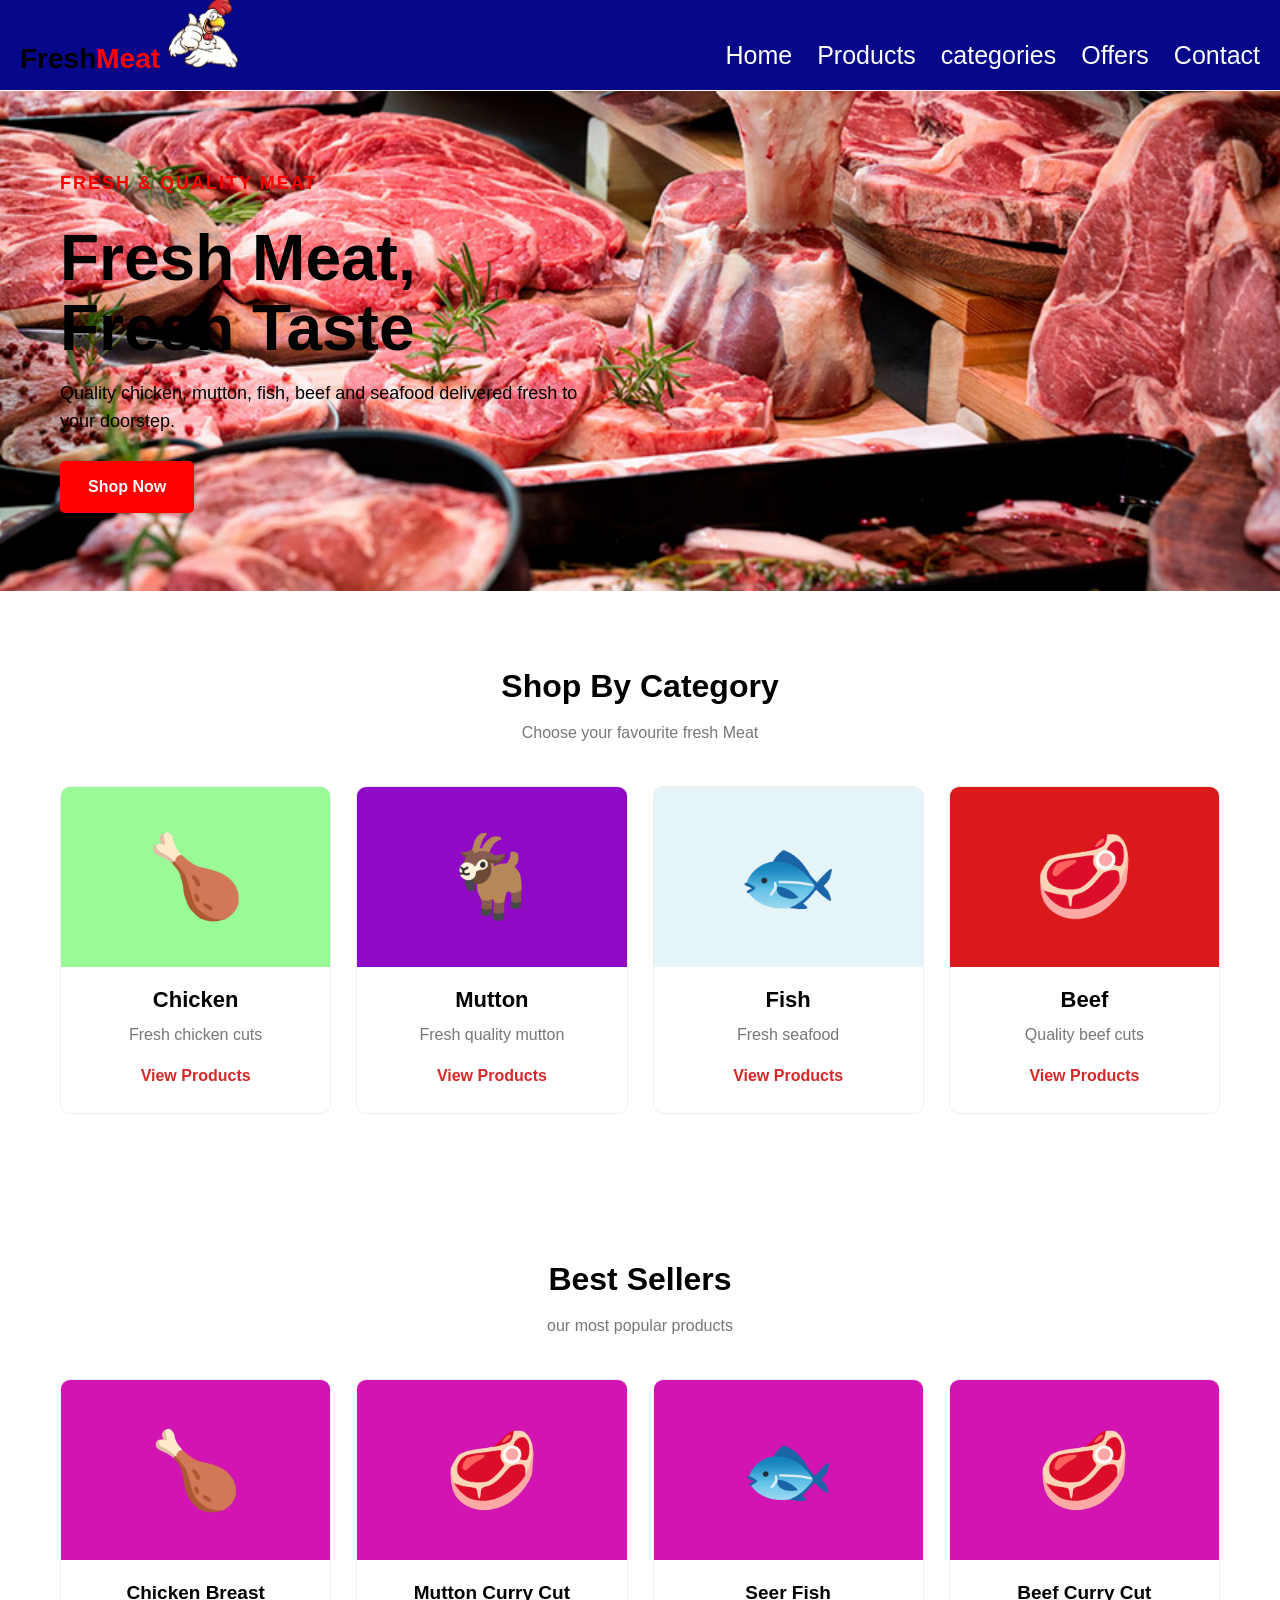
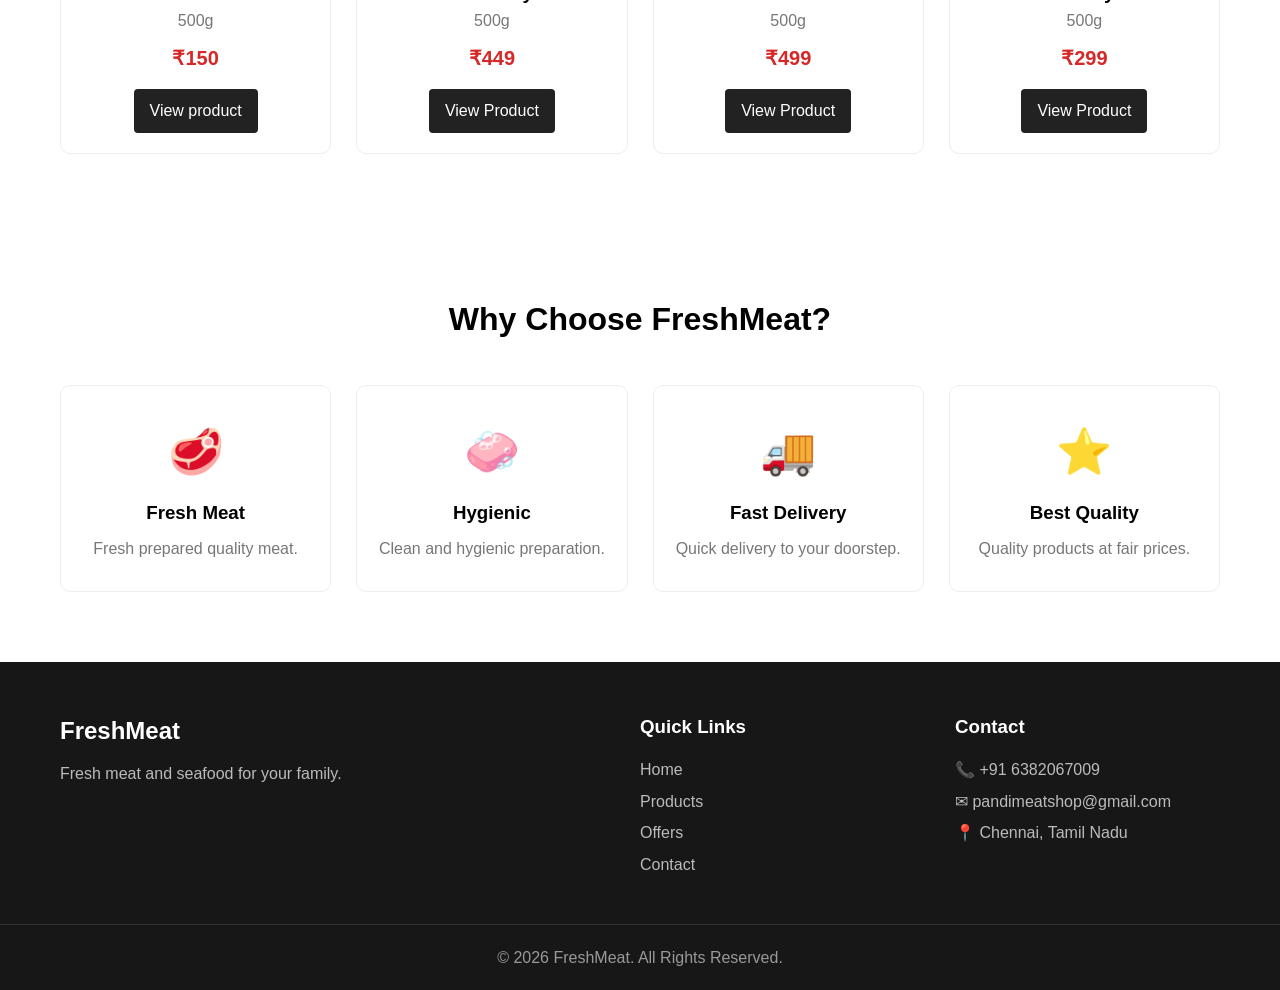
<file: index.html>
<!DOCTYPE html>
<html lang="en">
<head>
    <meta charset="UTF-8">
    <meta name="viewport" content="width=device-width, initial-scale=1.0">
    <title>Document</title>
    <link rel="stylesheet" href="index.css">
</head>
<body>
    <!--Navigtion-->
    <header>

    <nav class="navbar">
        <div class="logo">
            Fresh<span>Meat</span>
            <img src="logo.png" alt="">
        </div>
        <div class="nav-links">
            <ul>
            <li><a href="index.html">Home</a></li>
            <li><a href="products.html">Products</a></li>
            <li><a href="categories.html">categories</a></li>
            <li><a href="offers.html">Offers</a></li>
            <li><a href="contact.html">Contact</a></li>
            </ul>
        </div>
    </nav>
    </header>

    <!--Hero section-->
    <section class="hero">
        <div class="hero-content">
            <p class="small-title">FRESH & QUALITY MEAT</p>
            <h1>Fresh Meat,<br>Fresh Taste</h1>
            <p>
                Quality chicken, mutton, fish, beef and seafood
                delivered fresh to your doorstep.
            </p>
            <a href="products.html" class="btn">Shop Now</a>
            </div>
    </section>
    <!--categoriess-->
    <section class="section">
        <h2>Shop By Category</h2>
        <p class="section-text">Choose your favourite fresh Meat</p>

        <div class="category-container">
        <div class="category-card">
               <div class="category-image chicken">
                   🍗
            </div>
            <h3>Chicken</h3>
            <p>Fresh chicken cuts</p>
            <a href="products.html">View Products</a>
        </div>

        <div class="category-card">
                <div class="category-image mutton">
                    🐐
                </div>
                <h3>Mutton</h3>
                <p>Fresh quality mutton</p>
                <a href="products.html">View Products</a>
            </div>

             <div class="category-card">
                <div class="category-image fish">
                    🐟
                </div>
                <h3>Fish</h3>
                <p>Fresh seafood</p>
                <a href="products.html">View Products</a>
            </div>

            <div class="category-card">
                <div class="category-image beef">
                    🥩
                </div>
                <h3>Beef</h3>
                <p>Quality beef cuts</p>
                <a href="products.html">View Products</a>
            </div>
        </div>

    </section>

    <!--Best Sellers-->
    <section class="section light-selection">
        <h2>Best Sellers</h2>
        <p class="section-text">
            our most popular products
        </p>
        <div class="product-container">
            <div class="product-card">
                <div class="product-image">
                    🍗
                </div>
                <h3>Chicken Breast</h3>
                <p>500g</p>
                <h4>₹150</h4>
                <a href="product.html" class="small-btn">View product</a>
            </div>

            <div class="product-card">

                <div class="product-image">
                    🥩
                </div>

                <h3>Mutton Curry Cut</h3>

                <p>500g</p>

                <h4>₹449</h4>

                <a href="products.html" class="small-btn">
                    View Product
                </a>

            </div>

            <div class="product-card">
                <div class="product-image">
                    🐟
                </div>
                <h3>Seer Fish</h3>
                <p>500g</p>
                <h4>₹499</h4>
                <a href="products.html" class="small-btn">
                    View Product</a>
            </div>
            
             <div class="product-card">
                <div class="product-image">
                    🥩
                </div>
                <h3>Beef Curry Cut</h3>
                <p>500g</p>
                <h4>₹299</h4>
                <a href="products.html" class="small-btn">
                    View Product
                </a>
            </div>

        </div>
    </section>

    <!--Why Choose Us-->
    <section class="section">
        <h2>Why Choose FreshMeat?</h2>
        <div class="features">
            <div class="feature">
                <div class="feature-icon">🥩</div>
                <h3>Fresh Meat</h3>
                <p>Fresh prepared quality meat.</p>
            </div>

            <div class="feature">
                <div class="feature-icon">🧼</div>
                <h3>Hygienic</h3>
                <p>Clean and hygienic preparation.</p>
            </div>

            <div class="feature">
                <div class="feature-icon">🚚</div>
                <h3>Fast Delivery</h3>
                <p>Quick delivery to your doorstep.</p>
            </div>
            <div class="feature">
                <div class="feature-icon">⭐</div>
                <h3>Best Quality</h3>
                <p>Quality products at fair prices.</p>
            </div>
        </div>
    </section>

    <!--Footer-->
    <footer>
        <div class="footer-content">
            <div>
                <h2>FreshMeat</h2>
                <p>
                    Fresh meat and seafood for your family.
                </p>
            </div>
            <div>
                <h3>Quick Links</h3>
                <a href="index.html">Home</a>
                <a href="products.html">Products</a>
                <a hef="categories.html">Offers</a>
                <a href="offers.html">Contact</a>
            </div>

             <div>
                <h3>Contact</h3>
                <p>📞 +91 6382067009</p>
                <p>✉ pandimeatshop@gmail.com</p>
                <p>📍 Chennai, Tamil Nadu</p>
            </div>
        </div>
        <div class="copyright">
            <p>© 2026 FreshMeat. All Rights Reserved.</p>
        </div>

    </footer>
</body>
</html>
</file>
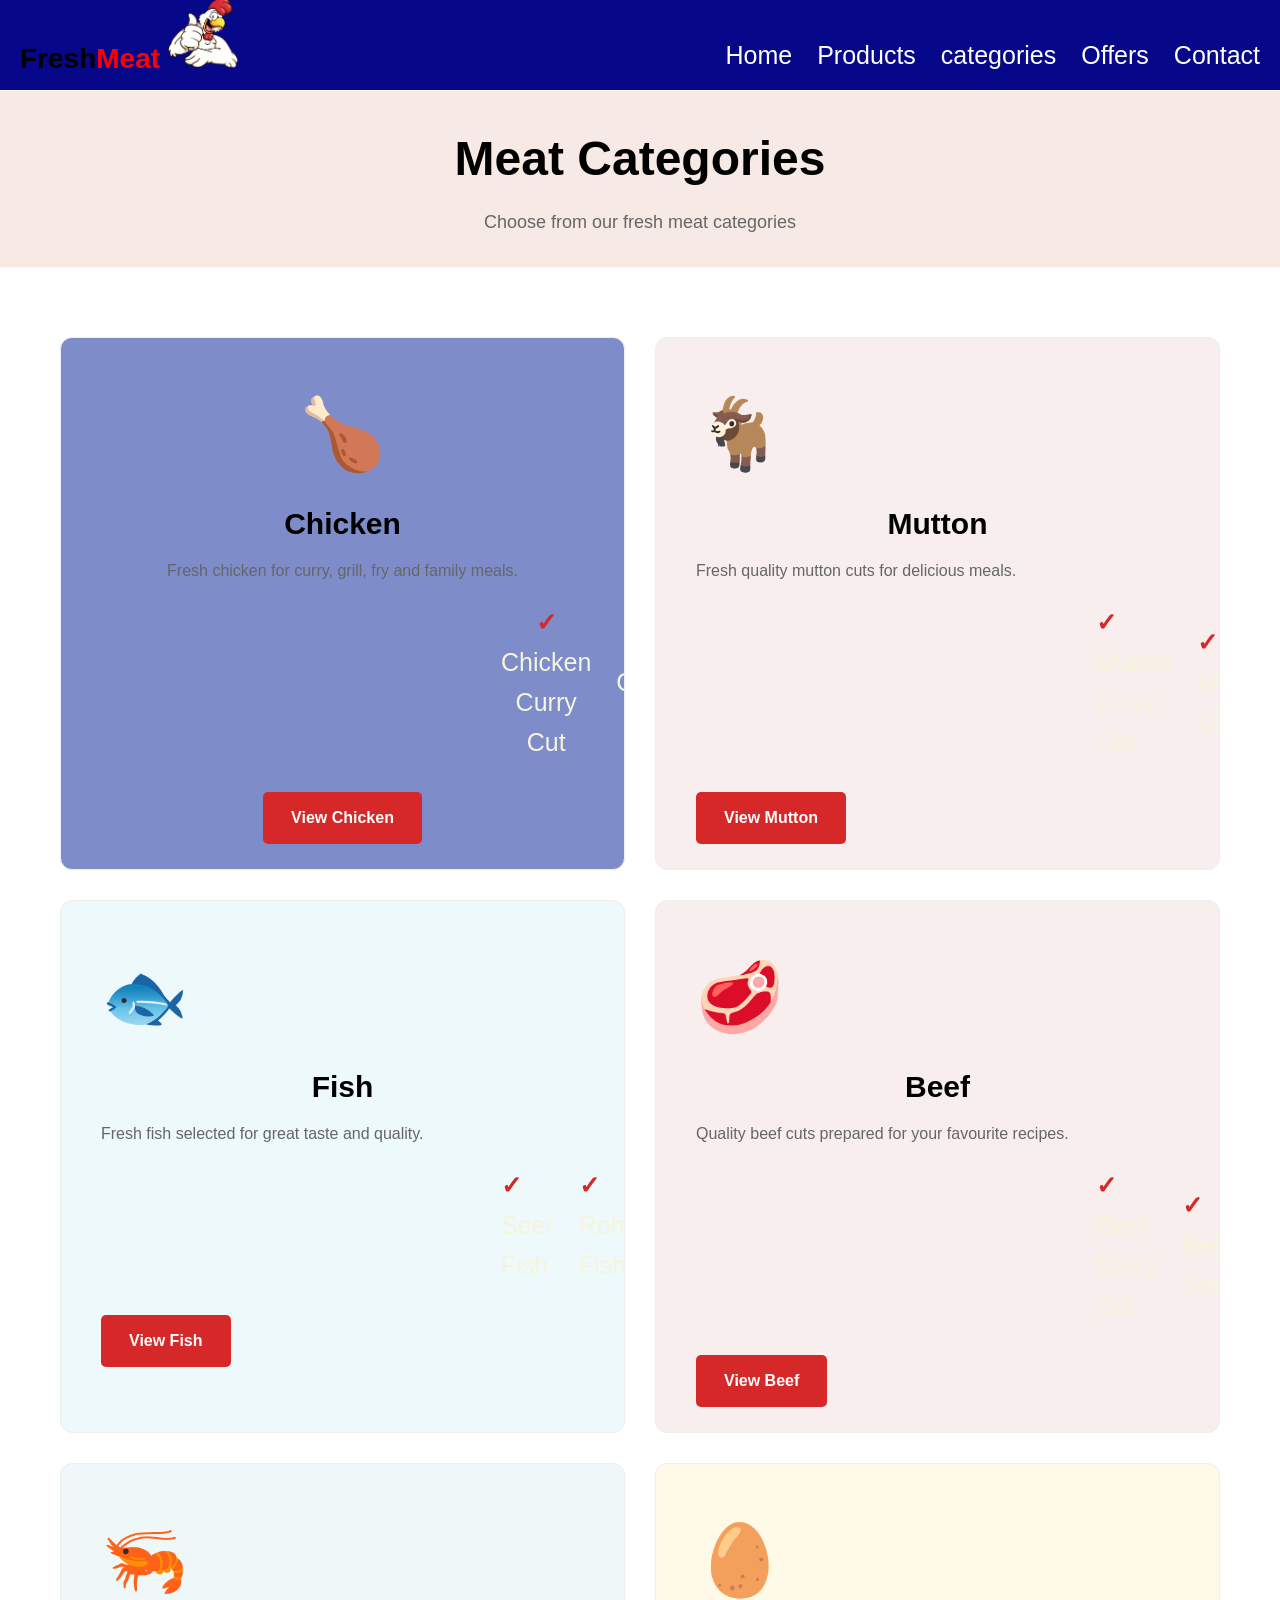
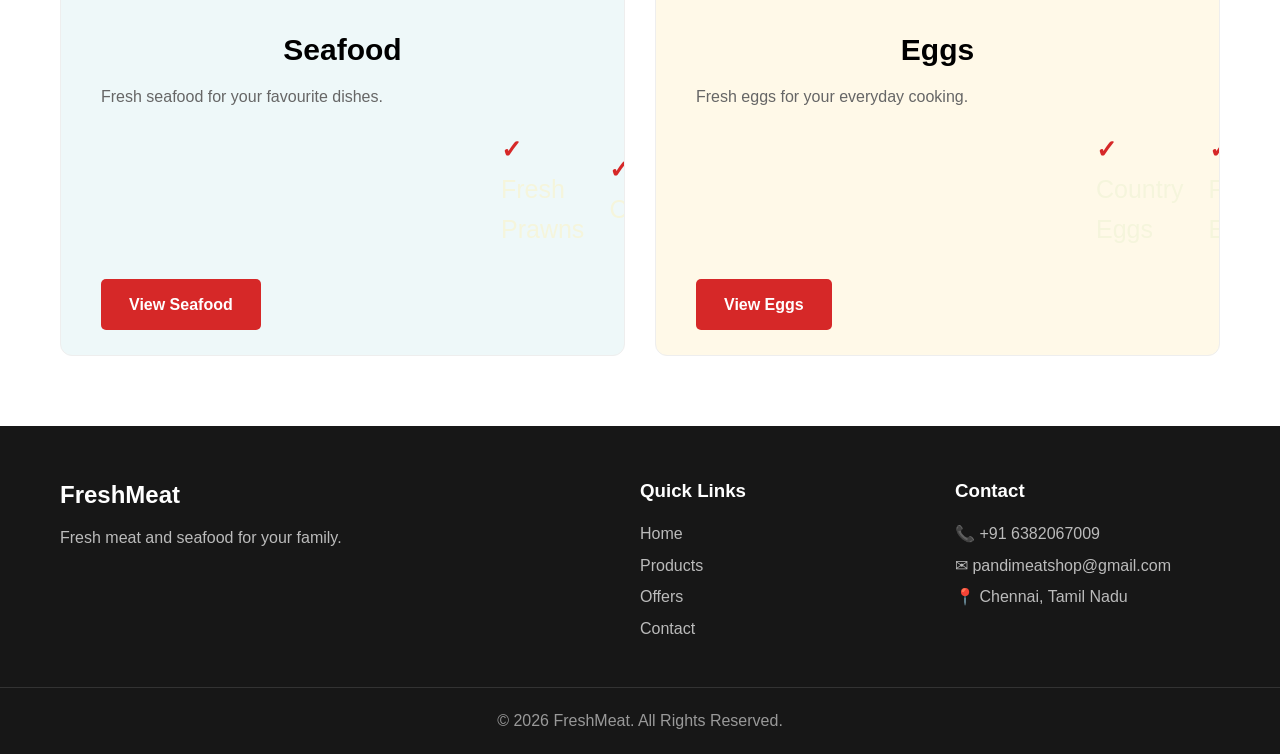
<file: categories.html>
<!DOCTYPE html>
<html lang="en">
<head>
    <meta charset="UTF-8">
    <meta name="viewport" content="width=device-width, initial-scale=1.0">
    <title>Document</title>
    <link rel="stylesheet" href="categories.css">
</head>
<body>
    <!--Navigtion-->
    <header>

    <nav class="navbar">
        <div class="logo">
            Fresh<span>Meat</span>
            <img src="logo.png" alt="">
        </div>
        <div class="nav-links">
            <ul>
            <li><a href="index.html">Home</a></li>
            <li><a href="products.html">Products</a></li>
            <li><a href="categories.html">categories</a></li>
            <li><a href="offers.html">Offers</a></li>
            <li><a href="contact.html">Contact</a></li>
            </ul>
        </div>
    </nav>
    </header>

    <!-- Page Header -->
    <section class="page-header">

        <h1>Meat Categories</h1>

        <p>
            Choose from our fresh meat categories
        </p>

    </section>


    <!-- Categories -->
    <section class="section">

        <div class="large-category-container">


            <div class="large-category chicken-box">

                <div class="large-icon">🍗</div>

                <h2>Chicken</h2>

                <p>
                    Fresh chicken for curry, grill,
                    fry and family meals.
                </p>

                <ul>
                    <li>Chicken Curry Cut</li>
                    <li>Chicken Breast</li>
                    <li>Chicken Leg</li>
                    <li>Whole Chicken</li>
                </ul>

                <a href="products.html" class="btn">
                    View Chicken
                </a>

            </div>


            <div class="large-category mutton-box">

                <div class="large-icon">🐐</div>

                <h2>Mutton</h2>

                <p>
                    Fresh quality mutton cuts
                    for delicious meals.
                </p>

                <ul>
                    <li>Mutton Curry Cut</li>
                    <li>Mutton Chops</li>
                    <li>Mutton Leg</li>
                    <li>Minced Mutton</li>
                </ul>

                <a href="products.html" class="btn">
                    View Mutton
                </a>

            </div>


            <div class="large-category fish-box">

                <div class="large-icon">🐟</div>

                <h2>Fish</h2>

                <p>
                    Fresh fish selected for
                    great taste and quality.
                </p>

                <ul>
                    <li>Seer Fish</li>
                    <li>Rohu Fish</li>
                    <li>Pomfret</li>
                    <li>Salmon</li>
                </ul>

                <a href="products.html" class="btn">
                    View Fish
                </a>

            </div>


            <div class="large-category beef-box">

                <div class="large-icon">🥩</div>

                <h2>Beef</h2>

                <p>
                    Quality beef cuts prepared
                    for your favourite recipes.
                </p>

                <ul>
                    <li>Beef Curry Cut</li>
                    <li>Beef Steak</li>
                    <li>Beef Mince</li>
                    <li>Beef Boneless</li>
                </ul>

                <a href="products.html" class="btn">
                    View Beef
                </a>

            </div>


            <div class="large-category seafood-box">

                <div class="large-icon">🦐</div>

                <h2>Seafood</h2>

                <p>
                    Fresh seafood for your
                    favourite dishes.
                </p>

                <ul>
                    <li>Fresh Prawns</li>
                    <li>Crab</li>
                    <li>Squid</li>
                    <li>Lobster</li>
                </ul>

                <a href="products.html" class="btn">
                    View Seafood
                </a>

            </div>


            <div class="large-category eggs-box">

                <div class="large-icon">🥚</div>

                <h2>Eggs</h2>

                <p>
                    Fresh eggs for your
                    everyday cooking.
                </p>

                <ul>
                    <li>Country Eggs</li>
                    <li>Farm Eggs</li>
                    <li>White Eggs</li>
                    <li>Brown Eggs</li>
                </ul>

                <a href="products.html" class="btn">
                    View Eggs
                </a>

            </div>

        </div>

    </section>
<!--Footer-->
    <footer>
        <div class="footer-content">
            <div>
                <h2>FreshMeat</h2>
                <p>
                    Fresh meat and seafood for your family.
                </p>
            </div>
            <div>
                <h3>Quick Links</h3>
                <a href="index.html">Home</a>
                <a href="products.html">Products</a>
                <a hef="categories.html">Offers</a>
                <a href="offers.html">Contact</a>
            </div>

             <div>
                <h3>Contact</h3>
                <p>📞 +91 6382067009</p>
                <p>✉ pandimeatshop@gmail.com</p>
                <p>📍 Chennai, Tamil Nadu</p>
            </div>
        </div>
        <div class="copyright">
            <p>© 2026 FreshMeat. All Rights Reserved.</p>
        </div>

    </footer>
</body>
</html>
</file>
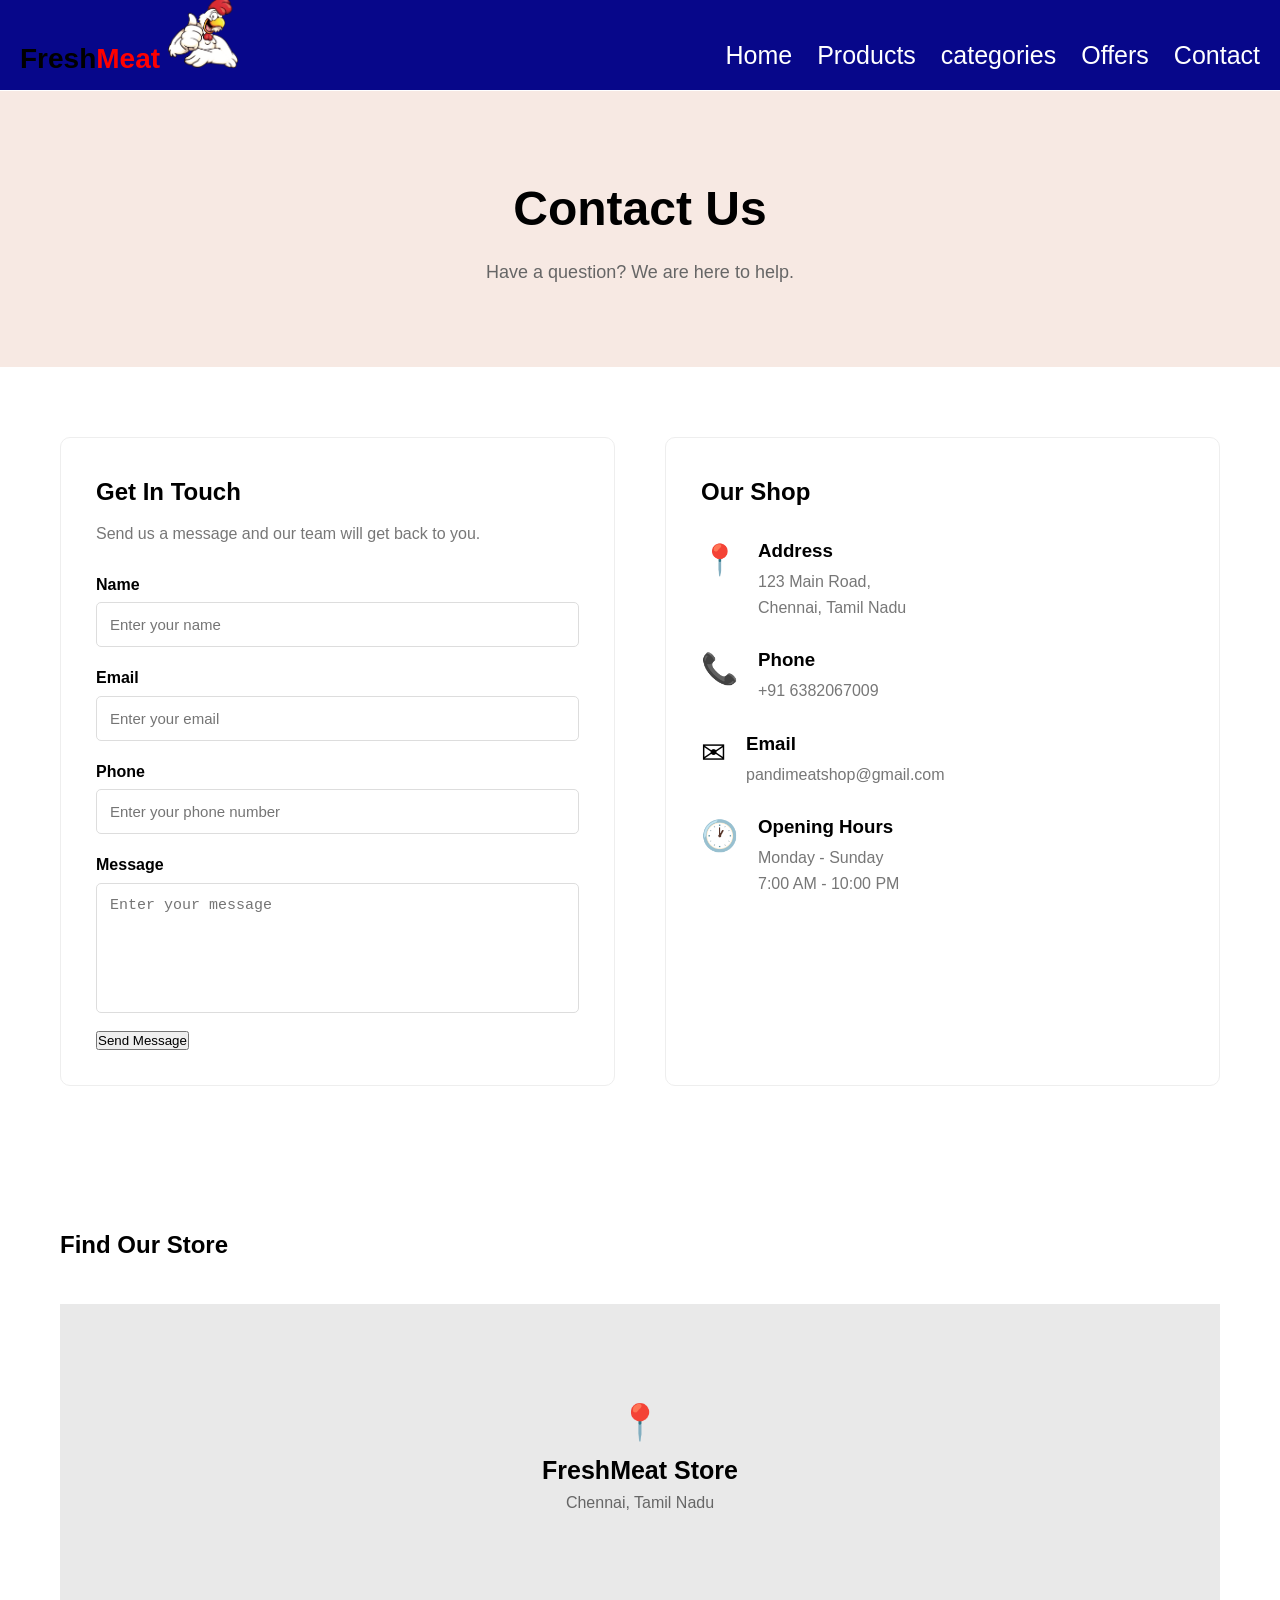
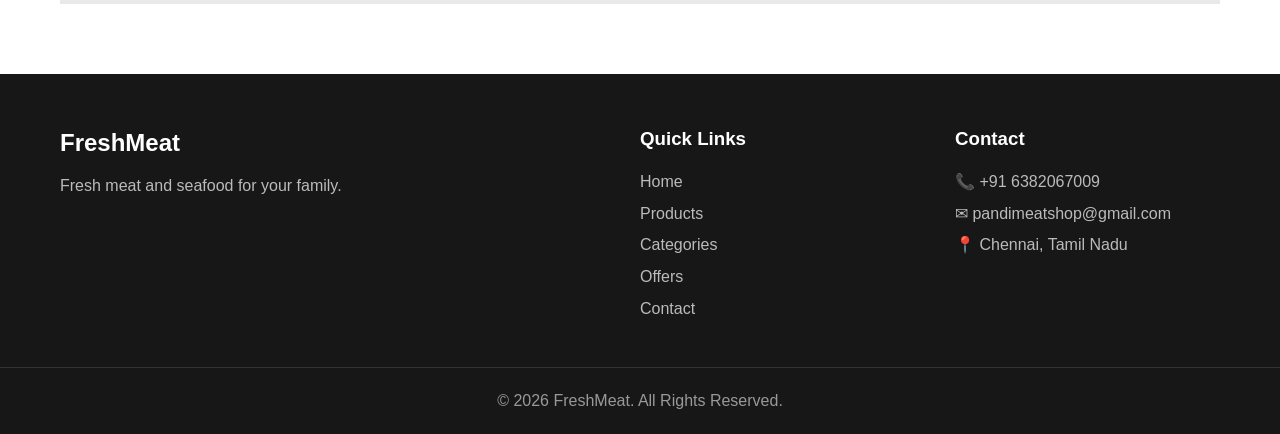
<file: contact.html>
<!DOCTYPE html>
<html lang="en">
<head>
    <meta charset="UTF-8">
    <meta name="viewport" content="width=device-width, initial-scale=1.0">
    <title>Document</title>
    <link rel="stylesheet" href="contact.css">
</head>
<body>
    <!--Navigtion-->
    <header>

    <nav class="navbar">
        <div class="logo">
            Fresh<span>Meat</span>
            <img src="logo.png" alt="">
        </div>
        <div class="nav-links">
            <ul>
            <li><a href="index.html">Home</a></li>
            <li><a href="products.html">Products</a></li>
            <li><a href="categories.html">categories</a></li>
            <li><a href="offers.html">Offers</a></li>
            <li><a href="contact.html">Contact</a></li>
            </ul>
        </div>
    </nav>
    </header>


    <!-- Page Header -->
    <section class="page-header">

        <h1>Contact Us</h1>

        <p>
            Have a question? We are here to help.
        </p>

    </section>


    <!-- Contact Section -->
    <section class="section">

        <div class="contact-container">


            <!-- Form -->
            <div class="contact-form">

                <h2>Get In Touch</h2>

                <p>
                    Send us a message and our team will
                    get back to you.
                </p>


                <form>

                    <label>Name</label>

                    <input type="text"
                           placeholder="Enter your name">


                    <label>Email</label>

                    <input type="email"
                           placeholder="Enter your email">


                    <label>Phone</label>

                    <input type="tel"
                           placeholder="Enter your phone number">


                    <label>Message</label>

                    <textarea
                        placeholder="Enter your message"></textarea>


                    <button type="submit" class="btn">
                        Send Message
                    </button>

                </form>

            </div>


            <!-- Shop Details -->
            <div class="contact-info">

                <h2>Our Shop</h2>

                <div class="info-box">

                    <div class="info-icon">
                        📍
                    </div>

                    <div>
                        <h3>Address</h3>
                        <p>
                            123 Main Road,<br>
                            Chennai, Tamil Nadu
                        </p>
                    </div>

                </div>


                <div class="info-box">

                    <div class="info-icon">
                        📞
                    </div>

                    <div>
                        <h3>Phone</h3>
                        <p>
                            +91 6382067009
                        </p>
                    </div>

                </div>


                <div class="info-box">

                    <div class="info-icon">
                        ✉
                    </div>

                    <div>
                        <h3>Email</h3>
                        <p>
                            pandimeatshop@gmail.com
                        </p>
                    </div>

                </div>


                <div class="info-box">

                    <div class="info-icon">
                        🕐
                    </div>

                    <div>
                        <h3>Opening Hours</h3>
                        <p>
                            Monday - Sunday<br>
                            7:00 AM - 10:00 PM
                        </p>
                    </div>

                </div>

            </div>

        </div>

    </section>


    <!-- Map -->
    <section class="section light-section">

        <h2>Find Our Store</h2>

        <div class="map">

            <div>
                📍
                <h2>FreshMeat Store</h2>
                <p>Chennai, Tamil Nadu</p>
            </div>

        </div>

    </section>


    <!-- Footer -->
    <footer>

        <div class="footer-content">

            <div>
                <h2>FreshMeat</h2>
                <p>Fresh meat and seafood for your family.</p>
            </div>

            <div>
                <h3>Quick Links</h3>
                <a href="index.html">Home</a>
                <a href="products.html">Products</a>
                <a href="categories.html">Categories</a>
                <a href="offers.html">Offers</a>
                <a href="contact.html">Contact</a>
            </div>

            <div>
                <h3>Contact</h3>
                <p>📞 +91 6382067009</p>
                <p>✉ pandimeatshop@gmail.com</p>
                <p>📍 Chennai, Tamil Nadu</p>
            </div>

        </div>

        <div class="copyright">
            <p>© 2026 FreshMeat. All Rights Reserved.</p>
        </div>

    </footer>
</body>
</html>
</file>
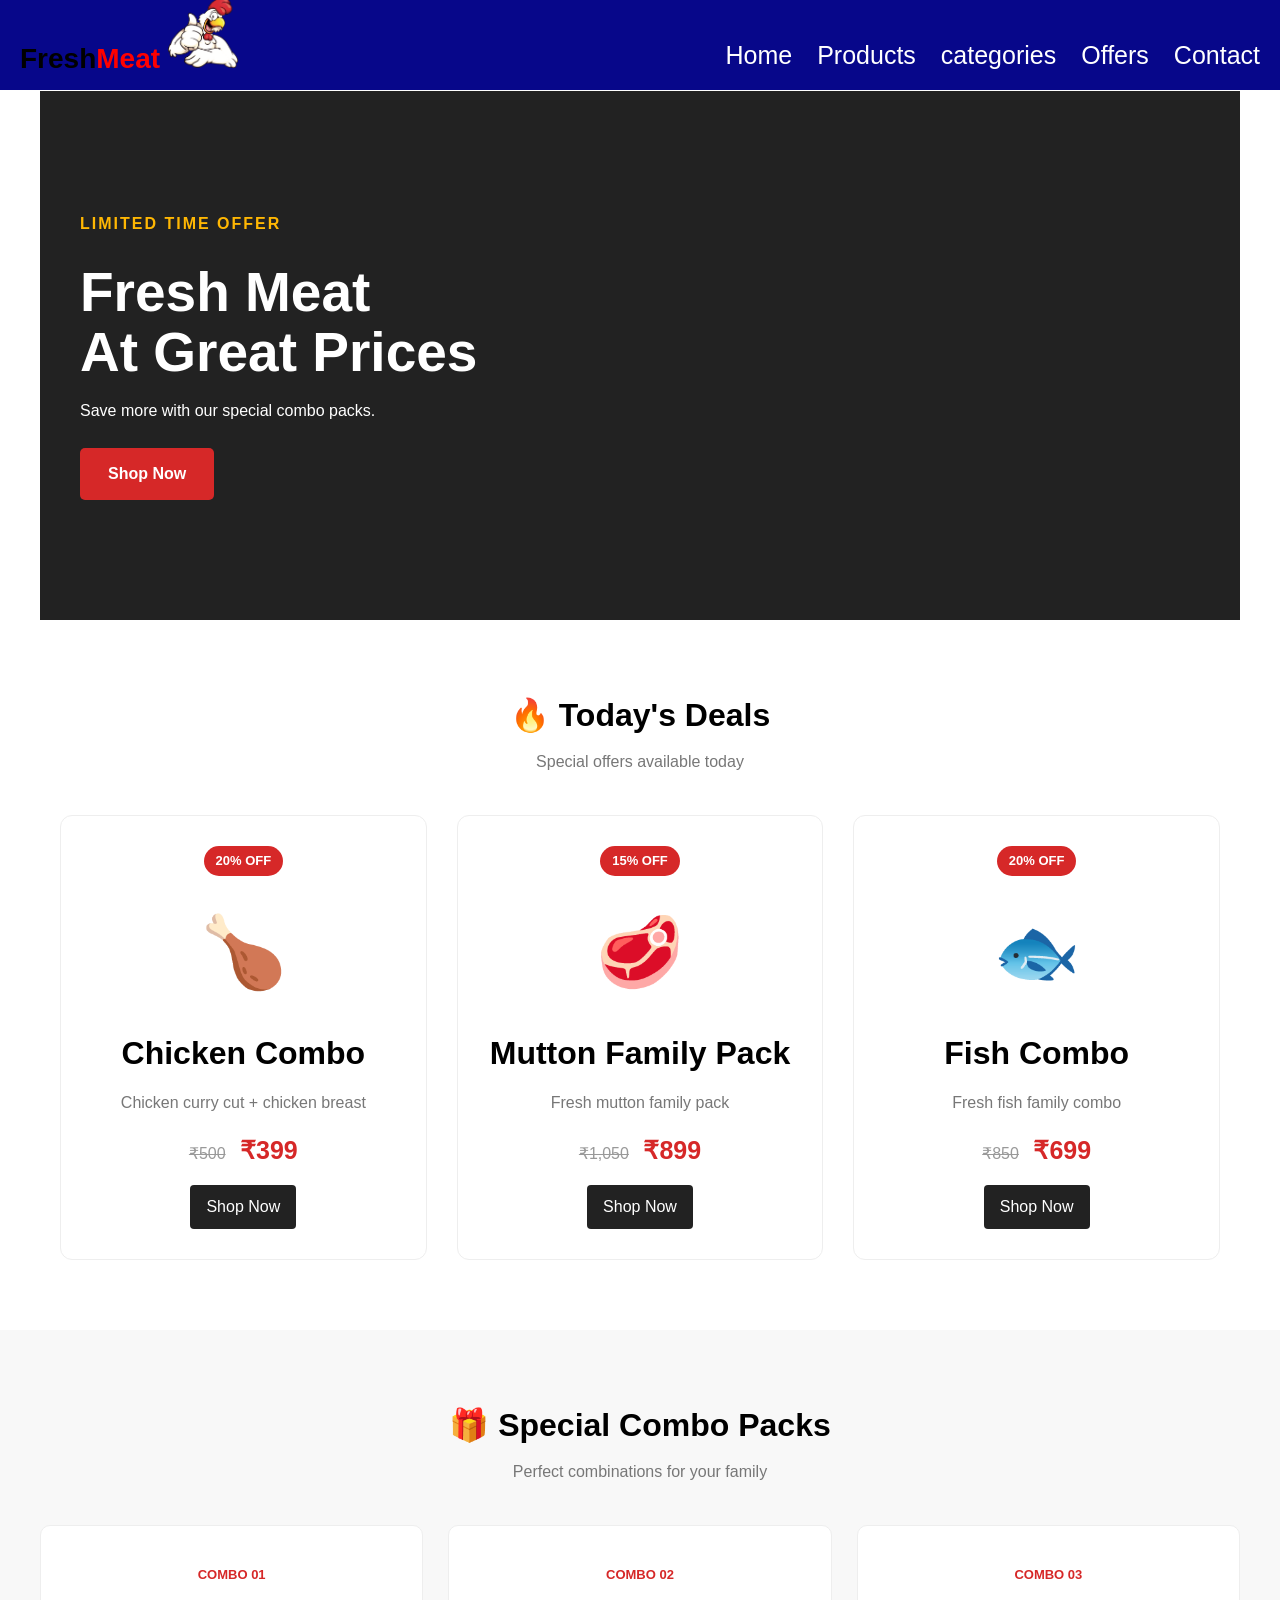
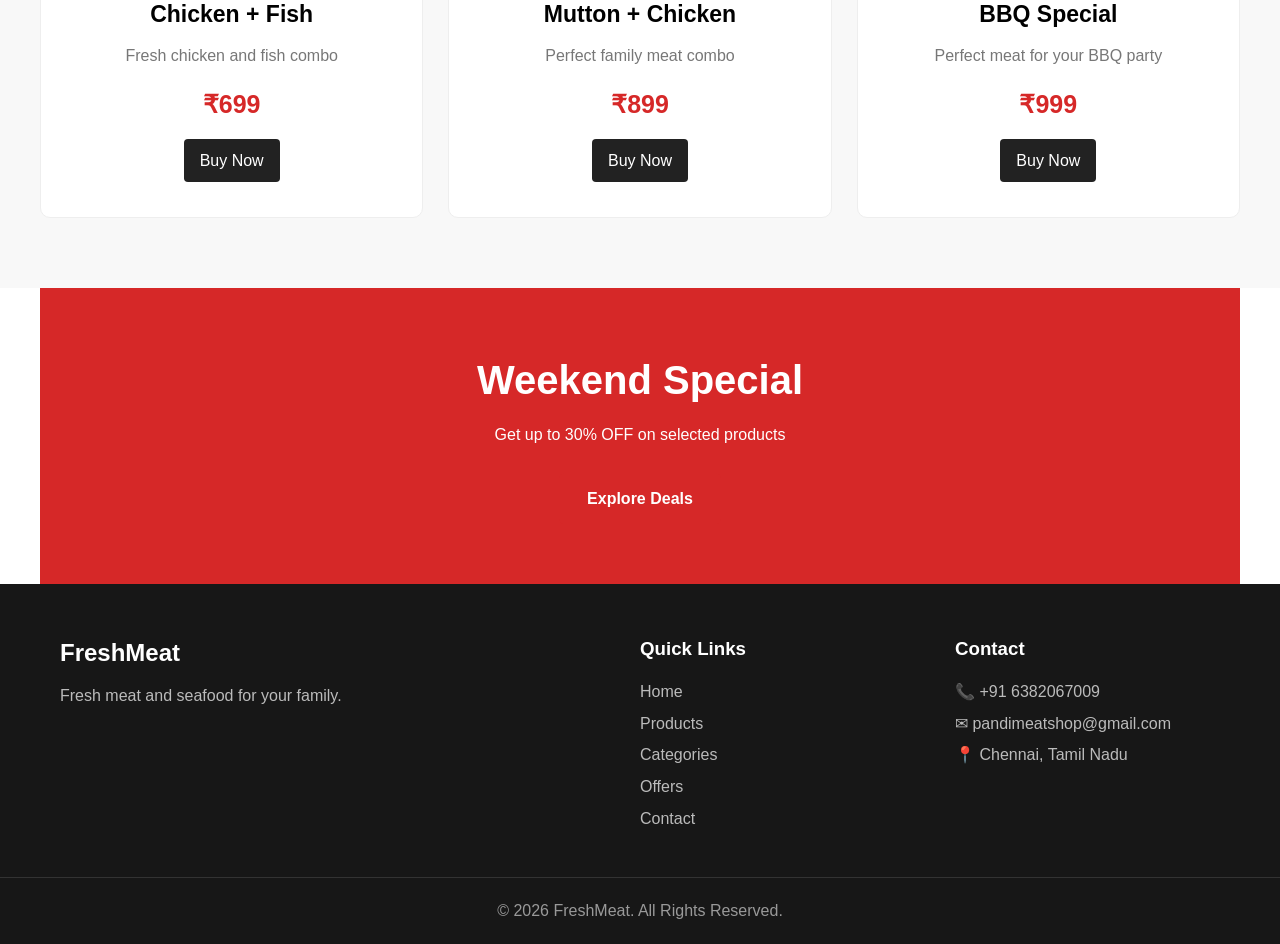
<file: offers.html>
<!DOCTYPE html>
<html lang="en">
<head>
    <meta charset="UTF-8">
    <meta name="viewport" content="width=device-width, initial-scale=1.0">
    <title>Document</title>
    <link rel="stylesheet" href="offers.css">
</head>
<body>
    <!--Navigtion-->
    <header>

    <nav class="navbar">
        <div class="logo">
            Fresh<span>Meat</span>
            <img src="logo.png" alt="">
        </div>
        <div class="nav-links">
            <ul>
            <li><a href="index.html">Home</a></li>
            <li><a href="products.html">Products</a></li>
            <li><a href="categories.html">categories</a></li>
            <li><a href="offers.html">Offers</a></li>
            <li><a href="contact.html">Contact</a></li>
            </ul>
        </div>
    </nav>
    </header>


    <!-- Offers Header -->
    <section class="offer-hero">

        <div>

            <p>LIMITED TIME OFFER</p>

            <h1>Fresh Meat<br>At Great Prices</h1>

            <p>
                Save more with our special combo packs.
            </p>

            <a href="products.html" class="btn">
                Shop Now
            </a>

        </div>

    </section>


    <!-- Today's Deals -->
    <section class="section">

        <h2>🔥 Today's Deals</h2>

        <p class="section-text">
            Special offers available today
        </p>


        <div class="offer-container">


            <div class="offer-card">

                <div class="discount">
                    20% OFF
                </div>

                <div class="offer-icon">
                    🍗
                </div>

                <h2>Chicken Combo</h2>

                <p>
                    Chicken curry cut + chicken breast
                </p>

                <div class="price">
                    <del>₹500</del>
                    <strong>₹399</strong>
                </div>

                <a href="products.html" class="small-btn">
                    Shop Now
                </a>

            </div>


            <div class="offer-card">

                <div class="discount">
                    15% OFF
                </div>

                <div class="offer-icon">
                    🥩
                </div>

                <h2>Mutton Family Pack</h2>

                <p>
                    Fresh mutton family pack
                </p>

                <div class="price">
                    <del>₹1,050</del>
                    <strong>₹899</strong>
                </div>

                <a href="products.html" class="small-btn">
                    Shop Now
                </a>

            </div>


            <div class="offer-card">

                <div class="discount">
                    20% OFF
                </div>

                <div class="offer-icon">
                    🐟
                </div>

                <h2>Fish Combo</h2>

                <p>
                    Fresh fish family combo
                </p>

                <div class="price">
                    <del>₹850</del>
                    <strong>₹699</strong>
                </div>

                <a href="products.html" class="small-btn">
                    Shop Now
                </a>

            </div>

        </div>

    </section>


    <!-- Combo Packs -->
    <section class="section light-section">

        <h2>🎁 Special Combo Packs</h2>

        <p class="section-text">
            Perfect combinations for your family
        </p>


        <div class="combo-container">


            <div class="combo-card">
                <span>COMBO 01</span>
                <h3>Chicken + Fish</h3>
                <p>Fresh chicken and fish combo</p>
                <strong>₹699</strong>
                <a href="products.html" class="small-btn">
                    Buy Now
                </a>
            </div>


            <div class="combo-card">
                <span>COMBO 02</span>
                <h3>Mutton + Chicken</h3>
                <p>Perfect family meat combo</p>
                <strong>₹899</strong>
                <a href="products.html" class="small-btn">
                    Buy Now
                </a>
            </div>


            <div class="combo-card">
                <span>COMBO 03</span>
                <h3>BBQ Special</h3>
                <p>Perfect meat for your BBQ party</p>
                <strong>₹999</strong>
                <a href="products.html" class="small-btn">
                    Buy Now
                </a>
            </div>

        </div>

    </section>


    <!-- Weekend Banner -->
    <section class="weekend">

        <h2>Weekend Special</h2>

        <p>
            Get up to 30% OFF on selected products
        </p>

        <a href="products.html" class="btn">
            Explore Deals
        </a>

    </section>


    <!-- Footer -->
    <footer>

        <div class="footer-content">

            <div>
                <h2>FreshMeat</h2>
                <p>Fresh meat and seafood for your family.</p>
            </div>

            <div>
                <h3>Quick Links</h3>
                <a href="index.html">Home</a>
                <a href="products.html">Products</a>
                <a href="categories.html">Categories</a>
                <a href="offers.html">Offers</a>
                <a href="contact.html">Contact</a>
            </div>

            <div>
                <h3>Contact</h3>
                <p>📞 +91 6382067009</p>
                <p>✉ pandimeatshop@gmail.com</p>
                <p>📍 Chennai, Tamil Nadu</p>
            </div>

        </div>

        <div class="copyright">
            <p>© 2026 FreshMeat. All Rights Reserved.</p>
        </div>

    </footer>

</body>
</html>
</file>
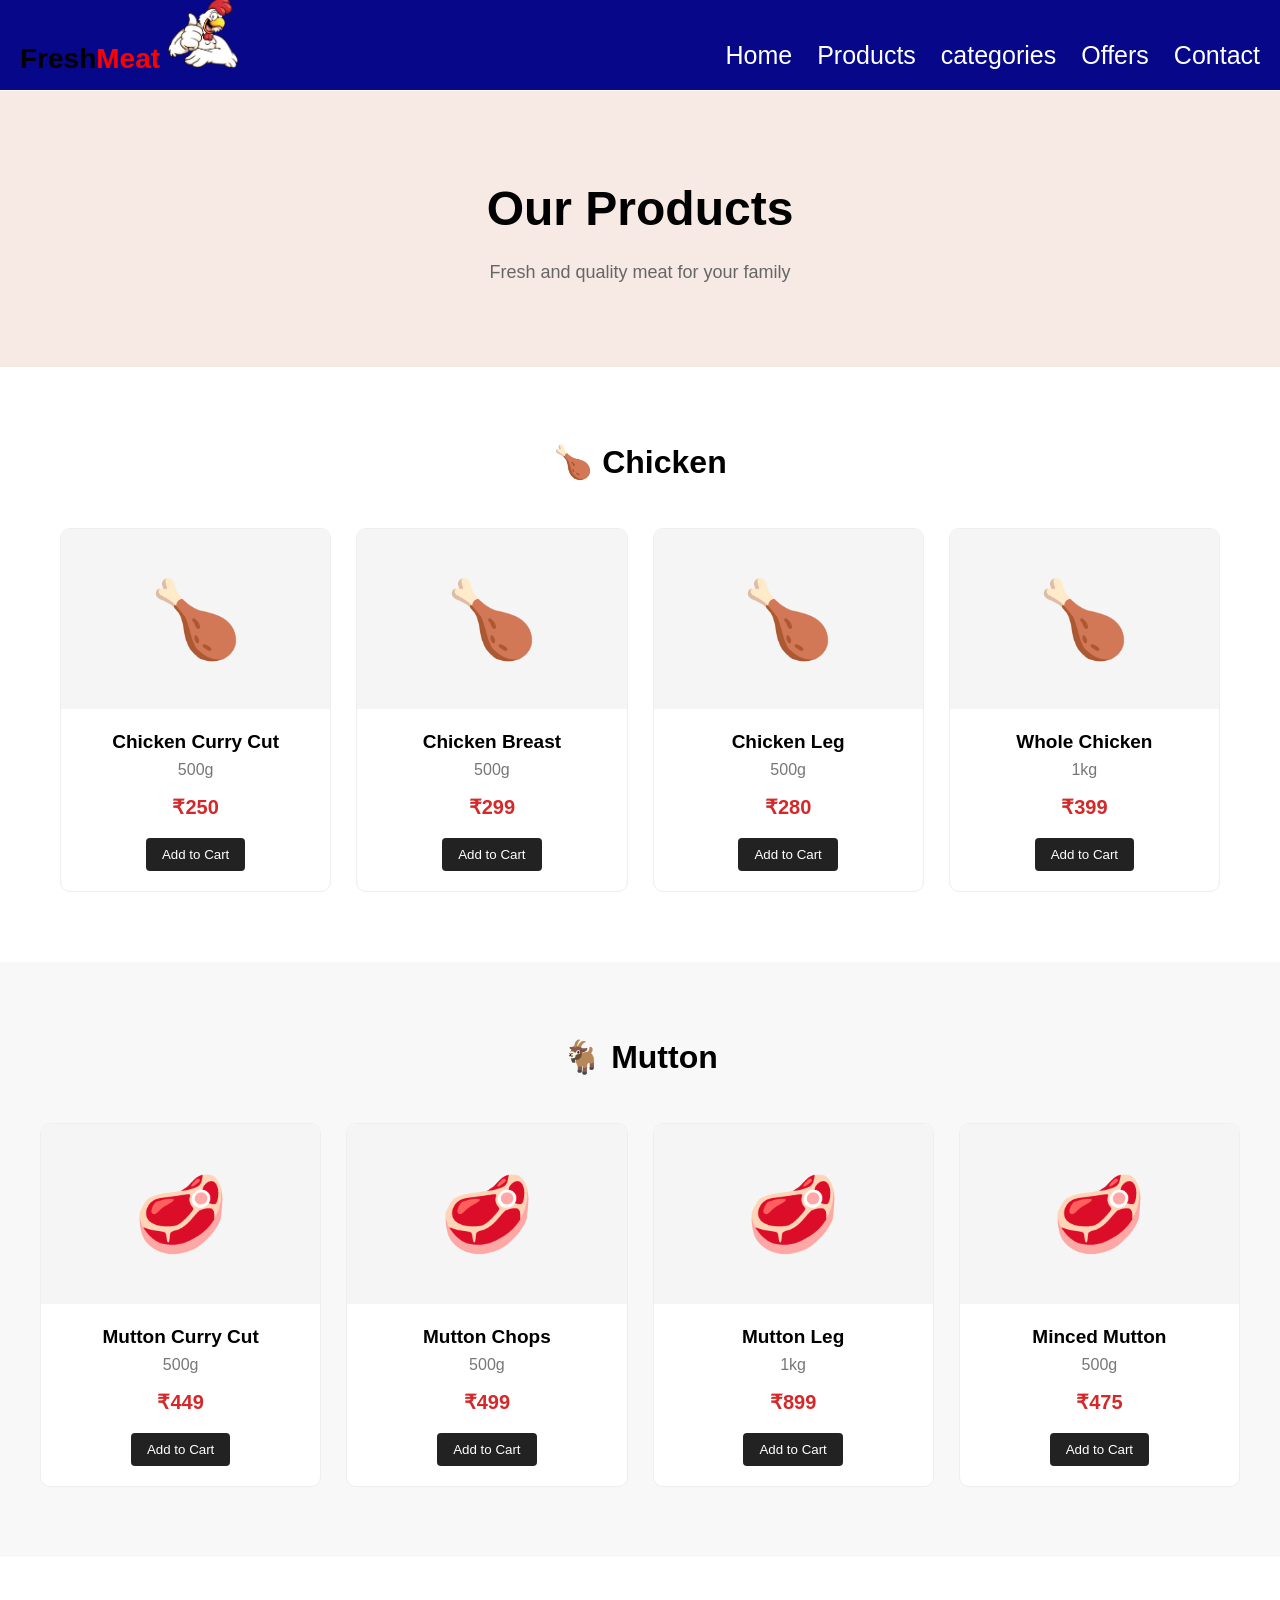
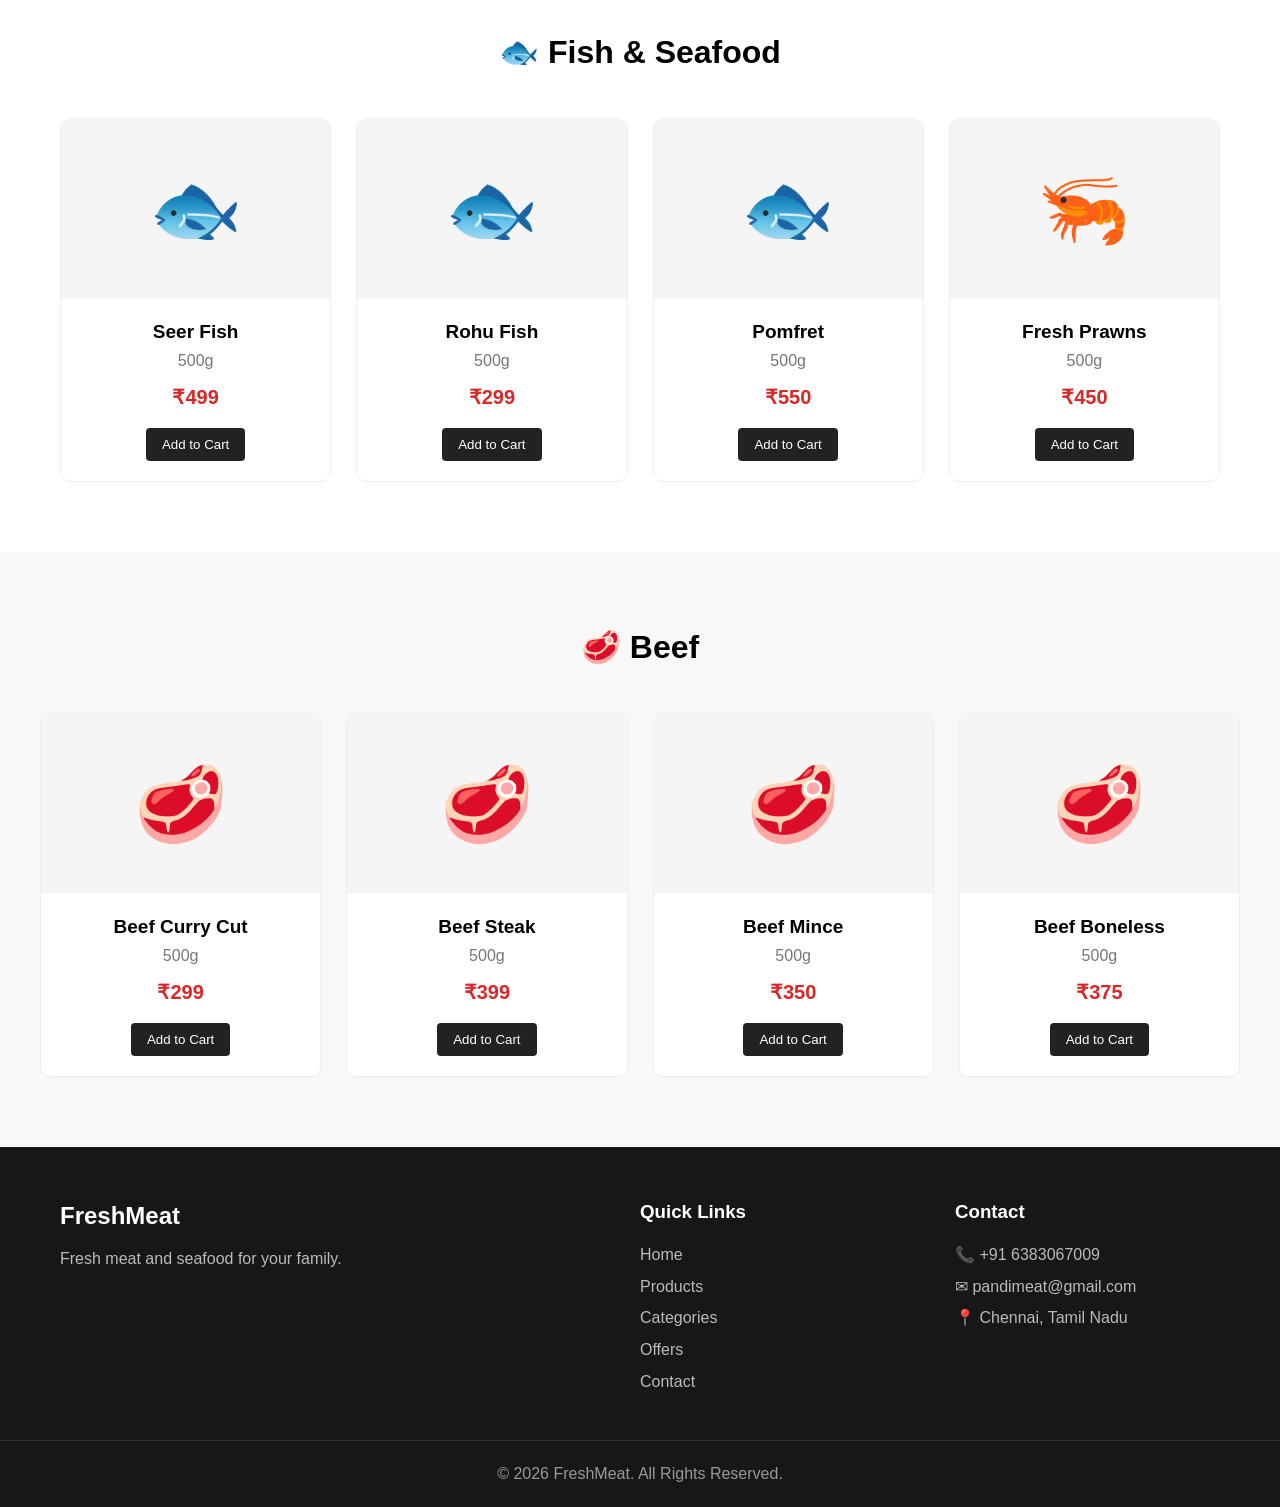
<file: products.html>
<!DOCTYPE html>
<html lang="en">
<head>
    <meta charset="UTF-8">
    <meta name="viewport" content="width=device-width, initial-scale=1.0">
    <title>Document</title>
    <link rel="stylesheet" href="products.css">
</head>
<body>
    <!--Navigtion-->
    <header>

    <nav class="navbar">
        <div class="logo">
            Fresh<span>Meat</span>
            <img src="logo.png" alt="">
        </div>
        <div class="nav-links">
            <ul>
            <li><a href="index.html">Home</a></li>
            <li><a href="products.html">Products</a></li>
            <li><a href="categories.html">categories</a></li>
            <li><a href="offers.html">Offers</a></li>
            <li><a href="contact.html">Contact</a></li>
            </ul>
        </div>
    </nav>
    </header>
    <!-- Page Header -->
    <section class="page-header">

        <h1>Our Products</h1>

        <p>
            Fresh and quality meat for your family
        </p>

    </section>


    <!-- Chicken -->
    <section class="section">

        <h2>🍗 Chicken</h2>

        <div class="product-container">

            <div class="product-card">
                <div class="product-image">🍗</div>
                <h3>Chicken Curry Cut</h3>
                <p>500g</p>
                <h4>₹250</h4>
                <button class="small-btn">Add to Cart</button>
            </div>


            <div class="product-card">
                <div class="product-image">🍗</div>
                <h3>Chicken Breast</h3>
                <p>500g</p>
                <h4>₹299</h4>
                <button class="small-btn">Add to Cart</button>
            </div>


            <div class="product-card">
                <div class="product-image">🍗</div>
                <h3>Chicken Leg</h3>
                <p>500g</p>
                <h4>₹280</h4>
                <button class="small-btn">Add to Cart</button>
            </div>


            <div class="product-card">
                <div class="product-image">🍗</div>
                <h3>Whole Chicken</h3>
                <p>1kg</p>
                <h4>₹399</h4>
                <button class="small-btn">Add to Cart</button>
            </div>

        </div>

    </section>


    <!-- Mutton -->
    <section class="section light-section">

        <h2>🐐 Mutton</h2>

        <div class="product-container">

            <div class="product-card">
                <div class="product-image">🥩</div>
                <h3>Mutton Curry Cut</h3>
                <p>500g</p>
                <h4>₹449</h4>
                <button class="small-btn">Add to Cart</button>
            </div>


            <div class="product-card">
                <div class="product-image">🥩</div>
                <h3>Mutton Chops</h3>
                <p>500g</p>
                <h4>₹499</h4>
                <button class="small-btn">Add to Cart</button>
            </div>


            <div class="product-card">
                <div class="product-image">🥩</div>
                <h3>Mutton Leg</h3>
                <p>1kg</p>
                <h4>₹899</h4>
                <button class="small-btn">Add to Cart</button>
            </div>


            <div class="product-card">
                <div class="product-image">🥩</div>
                <h3>Minced Mutton</h3>
                <p>500g</p>
                <h4>₹475</h4>
                <button class="small-btn">Add to Cart</button>
            </div>

        </div>

    </section>


    <!-- Fish -->
    <section class="section">

        <h2>🐟 Fish & Seafood</h2>

        <div class="product-container">

            <div class="product-card">
                <div class="product-image">🐟</div>
                <h3>Seer Fish</h3>
                <p>500g</p>
                <h4>₹499</h4>
                <button class="small-btn">Add to Cart</button>
            </div>


            <div class="product-card">
                <div class="product-image">🐟</div>
                <h3>Rohu Fish</h3>
                <p>500g</p>
                <h4>₹299</h4>
                <button class="small-btn">Add to Cart</button>
            </div>


            <div class="product-card">
                <div class="product-image">🐟</div>
                <h3>Pomfret</h3>
                <p>500g</p>
                <h4>₹550</h4>
                <button class="small-btn">Add to Cart</button>
            </div>


            <div class="product-card">
                <div class="product-image">🦐</div>
                <h3>Fresh Prawns</h3>
                <p>500g</p>
                <h4>₹450</h4>
                <button class="small-btn">Add to Cart</button>
            </div>

        </div>

    </section>


    <!-- Beef -->
    <section class="section light-section">

        <h2>🥩 Beef</h2>

        <div class="product-container">

            <div class="product-card">
                <div class="product-image">🥩</div>
                <h3>Beef Curry Cut</h3>
                <p>500g</p>
                <h4>₹299</h4>
                <button class="small-btn">Add to Cart</button>
            </div>


            <div class="product-card">
                <div class="product-image">🥩</div>
                <h3>Beef Steak</h3>
                <p>500g</p>
                <h4>₹399</h4>
                <button class="small-btn">Add to Cart</button>
            </div>


            <div class="product-card">
                <div class="product-image">🥩</div>
                <h3>Beef Mince</h3>
                <p>500g</p>
                <h4>₹350</h4>
                <button class="small-btn">Add to Cart</button>
            </div>


            <div class="product-card">
                <div class="product-image">🥩</div>
                <h3>Beef Boneless</h3>
                <p>500g</p>
                <h4>₹375</h4>
                <button class="small-btn">Add to Cart</button>
            </div>

        </div>

    </section>


    <!-- Footer -->
    <footer>

        <div class="footer-content">

            <div>
                <h2>FreshMeat</h2>
                <p>Fresh meat and seafood for your family.</p>
            </div>

            <div>
                <h3>Quick Links</h3>
                <a href="index.html">Home</a>
                <a href="products.html">Products</a>
                <a href="categories.html">Categories</a>
                <a href="offers.html">Offers</a>
                <a href="contact.html">Contact</a>
            </div>

            <div>
                <h3>Contact</h3>
                <p>📞 +91 6383067009</p>
                <p>✉ pandimeat@gmail.com</p>
                <p>📍 Chennai, Tamil Nadu</p>
            </div>

        </div>

        <div class="copyright">
            <p>© 2026 FreshMeat. All Rights Reserved.</p>
        </div>

    </footer>
</body>
</html>
</file>
<file: index.css>
*{
    margin: 0;
    padding: 0;
    box-sizing: border-box;
}

body{
    font-family:Arial,sans-sarif;
    color:black;
    background-color: white;
    line-height: 1.6;
}

/*NAVBAR*/
header{
    width: 100%;
    background-color: rgb(7, 7, 138);
    border-bottom: 1px solid white;
}
.navbar{
    max-width: 100%;
    height: 90px;
    margin: auto;
    padding: 20px;
    display: flex;
    justify-content: space-between;
    align-items: center;
    z-index: 999;
}
.logo img{
    width: 70px;
    height: 70px;
}
.logo{
    font-size: 28px;
    font-weight: bold;
    margin-bottom: 10px;
}
.logo span{
    color: red;
}
.nav_links{
    display:flex;
    gap:40px;
}
.nav-links ul a:hover{
    color: red;
}
ul{
    text-decoration: none;
    display: flex;
    gap: 25px;
    list-style-type:none;
    align-items: center;
    margin-left: 400px;
    margin-top: 19px;
    font-size: 25px;
    color: beige;
}
ul li a{
    text-decoration: none;
    color: white;
}

/*HERO*/
.hero{
    min-height: 500px;
    background-image: url(meat.png);
    background-size: cover;
    background-position: center;
    display: flex;
    align-items: center;
    margin: auto;
}
.hero-content{
    max-width:1200px;
    width: 100%;
    margin: auto;
    padding: 60px 20px;
}
.small-title{
    color:red;
    font-weight: bold;
    letter-spacing: 2px;
}
.hero h1{
    font-size: 64px;
    line-height: 1.1;
    margin: 15px 0;
}
.hero p{
    max-width: 550px;
    font-size: 18px;
    margin-bottom: 25px;
}
.btn{
    display: inline-block;
    background-color: red;
    color: white;
    padding: 13px 28px;
    text-decoration: none;
    border-radius: 5px;
    border: none;
    cursor: pointer;
    font-size:16px;
    font-weight: bold;
}
.btn:hover{
    background-color: red;
}
.small-btn{
    display: inline-block;
    background-color: #222;
    color: white;
    padding: 9px 16px;
    text-decoration: none;
    border: none;
    border-radius: 4px;
    cursor: pointer;
}
.small-btn:hover {
    background-color: #d62828;
}
/* general section*/
.section {
    max-width: 1200px;
    margin: auto;
    padding: 70px 20px;
}

.section h2 {
    text-align: center;
    font-size: 32px;
    margin-bottom: 8px;
}

.section-text {
    text-align: center;
    color: #777;
    margin-bottom: 40px;
}

.light-section {
    max-width: none;
    background-color: #f8f8f8;
}

.light-section > h2,
.light-section > .section-text,
.light-section > .product-container,
.light-section > .combo-container {
    max-width: 1200px;
    margin-left: auto;
    margin-right: auto;
}
/*Category cards*/
.category-container {
    display: grid;
    grid-template-columns: repeat(4, 1fr);
    gap: 25px;
    margin-top: 40px;
}

.category-card {
    text-align: center;
    background-color: white;
    border: 1px solid #eeeeee;
    border-radius: 10px;
    overflow: hidden;
    padding-bottom: 25px;
}

.category-image {
    height: 180px;
    display: flex;
    justify-content: center;
    align-items: center;
    font-size: 80px;
}

.category-image.chicken {
    background-color: palegreen;
}

.category-image.mutton {
    background-color: #9009c5;
}

.category-image.fish {
    background-color: #e5f4f7;
}

.category-image.beef {
    background-color: #da1a1a;
}

.category-card h3 {
    font-size: 22px;
    margin-top: 15px;
}

.category-card p {
    color: #777;
    margin: 5px 0 15px;
}

.category-card a {
    color: #d62828;
    text-decoration: none;
    font-weight: bold;
}
/*Product cards*/
.product-container {
    display: grid;
    grid-template-columns: repeat(4, 1fr);
    gap: 25px;
    margin-top: 40px;
}

.product-card {
    background-color: rgb(255, 255, 255);
    border: 1px solid #eeeeee;
    border-radius: 10px;
    overflow: hidden;
    padding-bottom: 20px;
    text-align: center;
}

.product-image {
    height: 180px;
    background-color: #d114b2;
    display: flex;
    justify-content: center;
    align-items: center;
    font-size: 75px;
}

.product-card h3 {
    margin-top: 18px;
    font-size: 19px;
}

.product-card p {
    color: #777;
}

.product-card h4 {
    font-size: 20px;
    margin: 8px 0 15px;
    color: #d62828;
}
/*feature*/
.features {
    display: grid;
    grid-template-columns: repeat(4, 1fr);
    gap: 25px;
    margin-top: 40px;
}

.feature {
    text-align: center;
    padding: 30px 20px;
    border: 1px solid #eeeeee;
    border-radius: 10px;
}

.feature-icon {
    font-size: 45px;
    margin-bottom: 10px;
}

.feature h3 {
    margin-bottom: 8px;
}

.feature p {
    color: #777;
}
/*footer*/
footer {
    background-color: #171717;
    color: white;
    padding-top: 50px;
}

.footer-content {
    max-width: 1200px;
    margin: auto;
    padding: 0 20px 40px;
    display: grid;
    grid-template-columns: 2fr 1fr 1fr;
    gap: 50px;
}

.footer-content h2 {
    margin-bottom: 10px;
}

.footer-content h3 {
    margin-bottom: 15px;
}

.footer-content p {
    color: #bbbbbb;
    margin-bottom: 6px;
}

.footer-content a {
    display: block;
    color: #bbbbbb;
    text-decoration: none;
    margin-bottom: 6px;
}

.footer-content a:hover {
    color: white;
}

.copyright {
    border-top: 1px solid #333;
    text-align: center;
    padding: 20px;
}

.copyright p {
    color: #999;
}

@media (max-width: 900px) {

    .navbar {
        flex-direction: column;
        gap: 20px;
    }

    .category-container,
    .product-container,
    .features {
        grid-template-columns: repeat(2, 1fr);
    }

    .large-category-container {
        grid-template-columns: 1fr;
    }

    .offer-container,
    .combo-container {
        grid-template-columns: 1fr;
    }

    .contact-container {
        grid-template-columns: 1fr;
    }

    .footer-content {
        grid-template-columns: 1fr 1fr;
    }

}


@media (max-width: 600px) {
    .navbar{
        height: auto;
        padding: 20px;
        flex-direction: column;
        gap: 15px;
    }

    .nav-links {
        flex-wrap: wrap;
        justify-content: center;
        gap: 15px;
        align-items: center;
    }

    .hero h1 {
        font-size: 42px;
    }

    .page-header h1 {
        font-size: 38px;
    }

    .offer-hero h1 {
        font-size: 42px;
    }

    .category-container,
    .product-container,
    .features {
        grid-template-columns: 1fr;
    }

    .footer-content {
        grid-template-columns: 1fr;
    }

}
</file>
<file: categories.css>
*{
    margin: 0;
    padding: 0;
    box-sizing: border-box;
}

body{
    font-family:Arial,sans-sarif;
    color:black;
    background-color: white;
    line-height: 1.6;
}

/*NAVBAR*/
header{
    width: 100%;
    background-color: rgb(7, 7, 138);
    border-bottom: 1px solid white;
}
.navbar{
    max-width: 100%;
    height: 90px;
    margin: auto;
    padding: 20px;
    display: flex;
    justify-content: space-between;
    align-items: center;
    z-index: 999;
}
.logo img{
    width: 70px;
    height: 70px;
}
.logo{
    font-size: 28px;
    font-weight: bold;
    margin-bottom: 10px;
}
.logo span{
    color: red;
}
.nav_links{
    display:flex;
    gap:40px;
}
.nav-links ul a:hover{
    color: red;
}
ul{
    text-decoration: none;
    display: flex;
    gap: 25px;
    list-style-type:none;
    align-items: center;
    margin-left: 400px;
    margin-top: 19px;
    font-size: 25px;
    color: beige;
}
ul li a{
    text-decoration: none;
    color: white;
}

/*page header*/
.page-header {
    text-align: center;
    padding: 30px 20px;
    background-color: #f7e9e3;
}

.page-header h1 {
    font-size: 48px;
    margin-bottom: 10px;
}

.page-header p {
    color: #666;
    font-size: 18px;
}
.section {
    max-width:1200px;
    margin: auto;
    padding:70px 20px;
}

.section h2 {
    text-align: center;
    font-size: 32px;
    margin-bottom: 8px;
}

.section-text {
    text-align: center;
    color: #777;
    margin-bottom: 40px;
}

/* =========================
   LARGE CATEGORIES
========================= */

.large-category-container {
    display: grid;
    grid-template-columns: repeat(2, 1fr);
    gap: 30px;
}

.large-category {
    padding: 40px;
    border-radius: 12px;
    border: 1px solid #eeeeee;
    overflow: hidden;
    padding-bottom: 25px;
}

.chicken-box {
    background-color: #7e8cca;
    text-align: center;
}

.mutton-box {
    background-color: #f8eeee;
}

.fish-box {
    background-color: #edf9fa;
}

.beef-box {
    background-color: #f8eeee;
}

.seafood-box {
    background-color: #eef8f9;
}

.eggs-box {
    background-color: #fff9e8;
}

.large-icon {
    font-size: 70px;
}

.large-category h2 {
    font-size: 30px;
    margin: 10px 0;
}

.large-category p {
    color: #666;
    margin-bottom: 15px;
}

.large-category ul {
    list-style:none ;
    margin-bottom: 25px;
}

.large-category li {
    margin-bottom: 5px;
}

.large-category li::before {
    content: "✓ ";
    color: #d62828;
    font-weight: bold;
}
.btn {
    display: inline-block;
    background-color: #d62828;
    color: white;
    padding: 13px 28px;
    text-decoration: none;
    border-radius: 5px;
    border: none;
    cursor: pointer;
    font-size: 16px;
    font-weight: bold;
}

.btn:hover {
    background-color: #a91f1f;
}

.small-btn {
    display: inline-block;
    background-color: #222;
    color: white;
    padding: 9px 16px;
    text-decoration: none;
    border: none;
    border-radius: 4px;
    cursor: pointer;
}

.small-btn:hover {
    background-color: #d62828;
}


/*footer*/
footer {
    background-color: #171717;
    color: white;
    padding-top: 50px;
}

.footer-content {
    max-width: 1200px;
    margin: auto;
    padding: 0 20px 40px;
    display: grid;
    grid-template-columns: 2fr 1fr 1fr;
    gap: 50px;
}

.footer-content h2 {
    margin-bottom: 10px;
}

.footer-content h3 {
    margin-bottom: 15px;
}

.footer-content p {
    color: #bbbbbb;
    margin-bottom: 6px;
}

.footer-content a {
    display: block;
    color: #bbbbbb;
    text-decoration: none;
    margin-bottom: 6px;
}

.footer-content a:hover {
    color: white;
}

.copyright {
    border-top: 1px solid #333;
    text-align: center;
    padding: 20px;
}

.copyright p {
    color: #999;
}


@media (max-width: 900px) {

    .navbar {
        flex-direction: column;
        gap: 20px;
    }

    .category-container,
    .product-container,
    .features {
        grid-template-columns: repeat(2, 1fr);
    }

    .large-category-container {
        grid-template-columns: 1fr;
    }

    .offer-container,
    .combo-container {
        grid-template-columns: 1fr;
    }

    .contact-container {
        grid-template-columns: 1fr;
    }

    .footer-content {
        grid-template-columns: 1fr 1fr;
    }

}


@media (max-width: 600px) {

    .nav-links {
        flex-wrap: wrap;
        justify-content: center;
        gap: 15px;
    }

    .hero h1 {
        font-size: 42px;
    }

    .page-header h1 {
        font-size: 38px;
    }

    .offer-hero h1 {
        font-size: 42px;
    }

    .category-container,
    .product-container,
    .features {
        grid-template-columns: 1fr;
    }

    .footer-content {
        grid-template-columns: 1fr;
    }

}
</file>
<file: contact.css>
*{
    margin: 0;
    padding: 0;
    box-sizing: border-box;
}

body{
    font-family:Arial,sans-sarif;
    color:black;
    background-color: white;
    line-height: 1.6;
}

/*NAVBAR*/
header{
    width: 100%;
    background-color: rgb(7, 7, 138);
    border-bottom: 1px solid white;
}
.navbar{
    max-width: 100%;
    height: 90px;
    margin: auto;
    padding: 20px;
    display: flex;
    justify-content: space-between;
    align-items: center;
    z-index: 999;
}
.logo img{
    width: 70px;
    height: 70px;
}
.logo{
    font-size: 28px;
    font-weight: bold;
    margin-bottom: 10px;
}
.logo span{
    color: red;
}
.nav_links{
    display:flex;
    gap:40px;
}
.nav-links ul a:hover{
    color: red;
}
ul{
    text-decoration: none;
    display: flex;
    gap: 25px;
    list-style-type:none;
    align-items: center;
    margin-left: 400px;
    margin-top: 19px;
    font-size: 25px;
    color: beige;
}
ul li a{
    text-decoration: none;
    color: white;
}
.section {
    max-width: 1200px;
    margin: auto;
    padding: 70px 20px;
}
.page-header {
    text-align: center;
    padding: 80px 20px;
    background-color: #f7e9e3;
}

.page-header h1 {
    font-size: 48px;
    margin-bottom: 10px;
}

.page-header p {
    color: #666;
    font-size: 18px;
}
.section {
    max-width: 1200px;
    margin: auto;
    padding: 70px 20px;
}
.contact-container {
    display: grid;
    grid-template-columns: 1fr 1fr;
    gap: 50px;
}

.contact-form,
.contact-info {
    padding: 35px;
    border: 1px solid #eeeeee;
    border-radius: 10px;
}

.contact-form h2,
.contact-info h2 {
    text-align: left;
    margin-bottom: 10px;
}

.contact-form p {
    color: #777;
    margin-bottom: 25px;
}

.contact-form form {
    display: flex;
    flex-direction: column;
}

.contact-form label {
    margin-bottom: 5px;
    font-weight: bold;
}

.contact-form input,
.contact-form textarea {
    width: 100%;
    padding: 13px;
    margin-bottom: 18px;
    border: 1px solid #dddddd;
    border-radius: 5px;
    font-size: 15px;
}

.contact-form textarea {
    height: 130px;
    resize: none;
}

.contact-form .btn {
    align-self: flex-start;
}

.info-box {
    display: flex;
    gap: 20px;
    margin-top: 25px;
}

.info-icon {
    font-size: 30px;
}

.info-box h3 {
    margin-bottom: 3px;
}

.info-box p {
    color: #777;
}

.map {
    max-width: 1200px;
    height: 300px;
    margin: 40px auto 0;
    background-color: #e9e9e9;
    display: flex;
    justify-content: center;
    align-items: center;
    text-align: center;
}

.map div {
    font-size: 35px;
}

.map h2 {
    font-size: 25px;
}

.map p {
    color: #666;
    font-size: 16px;
}footer {
    background-color: #171717;
    color: white;
    padding-top: 50px;
}

.footer-content {
    max-width: 1200px;
    margin: auto;
    padding: 0 20px 40px;
    display: grid;
    grid-template-columns: 2fr 1fr 1fr;
    gap: 50px;
}

.footer-content h2 {
    margin-bottom: 10px;
}

.footer-content h3 {
    margin-bottom: 15px;
}

.footer-content p {
    color: #bbbbbb;
    margin-bottom: 6px;
}

.footer-content a {
    display: block;
    color: #bbbbbb;
    text-decoration: none;
    margin-bottom: 6px;
}

.footer-content a:hover {
    color: white;
}

.copyright {
    border-top: 1px solid #333;
    text-align: center;
    padding: 20px;
}

.copyright p {
    color: #999;
}


@media (max-width: 900px) {

    .navbar {
        flex-direction: column;
        gap: 20px;
    }

    .category-container,
    .product-container,
    .features {
        grid-template-columns: repeat(2, 1fr);
    }

    .large-category-container {
        grid-template-columns: 1fr;
    }

    .offer-container,
    .combo-container {
        grid-template-columns: 1fr;
    }

    .contact-container {
        grid-template-columns: 1fr;
    }

    .footer-content {
        grid-template-columns: 1fr 1fr;
    }

}


@media (max-width: 600px) {

    .nav-links {
        flex-wrap: wrap;
        justify-content: center;
        gap: 10px;
        align-items: center;
    }

    .hero h1 {
        font-size: 42px;
    }

    .page-header h1 {
        font-size: 38px;
    }

    .offer-hero h1 {
        font-size: 42px;
    }

    .category-container,
    .product-container,
    .features {
        grid-template-columns: 1fr;
    }

    .footer-content {
        grid-template-columns: 1fr;
    }

}
</file>
<file: offers.css>
*{
    margin: 0;
    padding: 0;
    box-sizing: border-box;
}

body{
    font-family:Arial,sans-sarif;
    color:black;
    background-color: white;
    line-height: 1.6;
}

/*NAVBAR*/
header{
    width: 100%;
    background-color: rgb(7, 7, 138);
    border-bottom: 1px solid white;
}
.navbar{
    max-width: 100%;
    height: 90px;
    margin: auto;
    padding: 20px;
    display: flex;
    justify-content: space-between;
    align-items: center;
    z-index: 999;
}
.logo img{
    width: 70px;
    height: 70px;
}
.logo{
    font-size: 28px;
    font-weight: bold;
    margin-bottom: 10px;
}
.logo span{
    color: red;
}
.nav_links{
    display:flex;
    gap:40px;
}
.nav-links ul a:hover{
    color: red;
}
ul{
    text-decoration: none;
    display: flex;
    gap: 25px;
    list-style-type:none;
    align-items: center;
    margin-left: 400px;
    margin-top: 19px;
    font-size: 25px;
    color: beige;
}
ul li a{
    text-decoration: none;
    color: white;
}
.offer-hero {
    width: 1200px;
    min-height: 450px;
    background-color: #222;
    color: white;
    display: flex;
    align-items: center;
}

.offer-hero > div {
    max-width: 1200px;
    width: 100%;
    margin: auto;
    padding: 50px 20px;
}

.offer-hero p:first-child {
    color: #ffb703;
    font-weight: bold;
    letter-spacing: 2px;
}

.offer-hero h1 {
    font-size: 55px;
    line-height: 1.1;
    margin: 15px 0;
}

.offer-hero p {
    margin-bottom: 25px;
}


.offer-container {
    max-width: 1200px;
    margin: auto;
    display: grid;
    grid-template-columns: repeat(3, 1fr);
    gap: 30px;
}

.offer-card {
    background-color: white;
    border: 1px solid #eeeeee;
    border-radius: 12px;
    padding: 30px;
    text-align: center;
    position: relative;
}

.discount {
    display: inline-block;
    background-color: #d62828;
    color: white;
    padding: 5px 12px;
    border-radius: 20px;
    font-size: 13px;
    font-weight: bold;
}

.offer-icon {
    font-size: 70px;
    margin: 20px 0;
}

.offer-card p {
    color: #777;
    margin: 10px 0;
}

.price {
    margin: 15px 0;
}

.price del {
    color: #999;
    margin-right: 10px;
}

.price strong {
    color: #d62828;
    font-size: 25px;
}


/* =========================
   COMBO
========================= */

.combo-container {
    display: grid;
    grid-template-columns: repeat(3, 1fr);
    gap: 25px;
    margin-top: 40px;
}

.combo-card {
    background-color: white;
    padding: 35px;
    text-align: center;
    border-radius: 10px;
    border: 1px solid #eeeeee;
}

.combo-card span {
    color: #d62828;
    font-size: 13px;
    font-weight: bold;
}

.combo-card h3 {
    font-size: 23px;
    margin: 10px 0;
}

.combo-card p {
    color: #777;
    margin-bottom: 15px;
}

.combo-card strong {
    display: block;
    font-size: 25px;
    color: #d62828;
    margin-bottom: 15px;
}
.btn {
    display: inline-block;
    background-color: #d62828;
    color: white;
    padding: 13px 28px;
    text-decoration: none;
    border-radius: 5px;
    border: none;
    cursor: pointer;
    font-size: 16px;
    font-weight: bold;
}

.btn:hover {
    background-color: #a91f1f;
}

.small-btn {
    display: inline-block;
    background-color: #222;
    color: white;
    padding: 9px 16px;
    text-decoration: none;
    border: none;
    border-radius: 4px;
    cursor: pointer;
}

.small-btn:hover {
    background-color: #d62828;
}
section {
    max-width: 1200px;
    margin: auto;
    padding: 70px 20px;
}

.section h2 {
    text-align: center;
    font-size: 32px;
    margin-bottom: 8px;
}

.section-text {
    text-align: center;
    color: #777;
    margin-bottom: 40px;
}

.light-section {
    max-width: none;
    background-color: #f8f8f8;
}

.light-section > h2,
.light-section > .section-text,
.light-section > .product-container,
.light-section > .combo-container {
    max-width: 1200px;
    margin-left: auto;
    margin-right: auto;
}
offer-card {
    background-color: white;
    border: 1px solid #eeeeee;
    border-radius: 12px;
    padding: 30px;
    text-align: center;
    position: relative;
}

.discount {
    display: inline-block;
    background-color: #d62828;
    color: white;
    padding: 5px 12px;
    border-radius: 20px;
    font-size: 13px;
    font-weight: bold;
}

.offer-icon {
    font-size: 70px;
    margin: 20px 0;
}

.offer-card p {
    color: #777;
    margin: 10px 0;
}

.price {
    margin: 15px 0;
}

.price del {
    color: #999;
    margin-right: 10px;
}

.price strong {
    color: #d62828;
    font-size: 25px;
}.combo-container {
    display: grid;
    grid-template-columns: repeat(3, 1fr);
    gap: 25px;
    margin-top: 40px;
}

.combo-card {
    background-color: white;
    padding: 35px;
    text-align: center;
    border-radius: 10px;
    border: 1px solid #eeeeee;
}

.combo-card span {
    color: #d62828;
    font-size: 13px;
    font-weight: bold;
}

.combo-card h3 {
    font-size: 23px;
    margin: 10px 0;
}

.combo-card p {
    color: #777;
    margin-bottom: 15px;
}

.combo-card strong {
    display: block;
    font-size: 25px;
    color: #d62828;
    margin-bottom: 15px;
}

.weekend {
    text-align: center;
    background-color: #d62828;
    color: white;
    padding: 60px 20px;
}

.weekend h2 {
    font-size: 40px;
}

.weekend p {
    margin: 10px 0 25px;
}footer {
    background-color: #171717;
    color: white;
    padding-top: 50px;
}

.footer-content {
    max-width: 1200px;
    margin: auto;
    padding: 0 20px 40px;
    display: grid;
    grid-template-columns: 2fr 1fr 1fr;
    gap: 50px;
}

.footer-content h2 {
    margin-bottom: 10px;
}

.footer-content h3 {
    margin-bottom: 15px;
}

.footer-content p {
    color: #bbbbbb;
    margin-bottom: 6px;
}

.footer-content a {
    display: block;
    color: #bbbbbb;
    text-decoration: none;
    margin-bottom: 6px;
}

.footer-content a:hover {
    color: white;
}

.copyright {
    border-top: 1px solid #333;
    text-align: center;
    padding: 20px;
}

.copyright p {
    color: #999;
}

@media (max-width: 900px) {

    .navbar {
        flex-direction: column;
        gap: 20px;
    }

    .category-container,
    .product-container,
    .features {
        grid-template-columns: repeat(2, 1fr);
    }

    .large-category-container {
        grid-template-columns: 1fr;
    }

    .offer-container,
    .combo-container {
        grid-template-columns: 1fr;
    }

    .contact-container {
        grid-template-columns: 1fr;
    }

    .footer-content {
        grid-template-columns: 1fr 1fr;
    }

}


@media (max-width: 600px) {

    .nav-links {
        flex-wrap: wrap;
        justify-content: center;
        gap: 15px;
    }

    .hero h1 {
        font-size: 42px;
    }

    .page-header h1 {
        font-size: 38px;
    }

    .offer-hero h1 {
        font-size: 42px;
    }

    .category-container,
    .product-container,
    .features {
        grid-template-columns: 1fr;
    }

    .footer-content {
        grid-template-columns: 1fr;
    }

}
</file>
<file: products.css>
*{
    margin: 0;
    padding: 0;
    box-sizing: border-box;
}

body{
    font-family:Arial,sans-sarif;
    color:black;
    background-color: white;
    line-height: 1.6;
}

/*NAVBAR*/
header{
    width: 100%;
    background-color: rgb(7, 7, 138);
    border-bottom: 1px solid white;
}
.navbar{
    max-width: 100%;
    height: 90px;
    margin: auto;
    padding: 20px;
    display: flex;
    justify-content: space-between;
    align-items: center;
    z-index: 999;
}
.logo img{
    width: 70px;
    height: 70px;
}
.logo{
    font-size: 28px;
    font-weight: bold;
    margin-bottom: 10px;
}
.logo span{
    color: red;
}
.nav_links{
    display:flex;
    gap:40px;
}
.nav-links ul a:hover{
    color: red;
}
ul{
    text-decoration: none;
    display: flex;
    gap: 25px;
    list-style-type:none;
    align-items: center;
    margin-left: 400px;
    margin-top: 19px;
    font-size: 25px;
    color: beige;
}
ul li a{
    text-decoration: none;
    color: white;
}

/*page header*/
.page-header {
    text-align: center;
    padding: 80px 20px;
    background-color: #f7e9e3;
}

.page-header h1 {
    font-size: 48px;
    margin-bottom: 10px;
}

.page-header p {
    color: #666;
    font-size: 18px;
}
.btn{
    display: inline-block;
    background-color: red;
    color: white;
    padding: 13px 28px;
    text-decoration: none;
    border-radius: 5px;
    border: none;
    cursor: pointer;
    font-size:16px;
    font-weight: bold;
}
.btn:hover{
    background-color: red;
}
.small-btn{
    display: inline-block;
    background-color: #222;
    color: white;
    padding: 9px 16px;
    text-decoration: none;
    border: none;
    border-radius: 4px;
    cursor: pointer;
}
.small-btn:hover {
    background-color: #d62828;
}
/* general section*/
.section {
    max-width: 1200px;
    margin: auto;
    padding: 70px 20px;
}

.section h2 {
    text-align: center;
    font-size: 32px;
    margin-bottom: 8px;
}

.section-text {
    text-align: center;
    color: #777;
    margin-bottom: 40px;
}

.light-section {
    max-width: none;
    background-color: #f8f8f8;
}

.light-section > h2,
.light-section > .section-text,
.light-section > .product-container,
.light-section > .combo-container {
    max-width: 1200px;
    margin-left: auto;
    margin-right: auto;
}
/*Category cards*/
.category-container {
    display: grid;
    grid-template-columns: repeat(4, 1fr);
    gap: 25px;
    margin-top: 40px;
}

.category-card {
    text-align: center;
    background-color: white;
    border: 1px solid #eeeeee;
    border-radius: 10px;
    overflow: hidden;
    padding-bottom: 25px;
}

.category-image {
    height: 180px;
    display: flex;
    justify-content: center;
    align-items: center;
    font-size: 80px;
}

.category-image.chicken {
    background-color: rgb(10, 13, 182);
}

.category-image.mutton {
    background-color: #4909c0;
}

.category-image.fish {
    background-color: #e5f4f7;
}

.category-image.beef {
    background-color: #f4e5e5;
}

.category-card h3 {
    font-size: 22px;
    margin-top: 15px;
}

.category-card p {
    color: #777;
    margin: 5px 0 15px;
}

.category-card a {
    color: #d62828;
    text-decoration: none;
    font-weight: bold;
}
/*Product cards*/
.product-container {
    display: grid;
    grid-template-columns: repeat(4, 1fr);
    gap: 25px;
    margin-top: 40px;
}

.product-card {
    background-color: white;
    border: 1px solid #eeeeee;
    border-radius: 10px;
    overflow: hidden;
    padding-bottom: 20px;
    text-align: center;
}

.product-image {
    height: 180px;
    background-color: #f5f5f5;
    display: flex;
    justify-content: center;
    align-items: center;
    font-size: 75px;
}

.product-card h3 {
    margin-top: 18px;
    font-size: 19px;
}

.product-card p {
    color: #777;
}

.product-card h4 {
    font-size: 20px;
    margin: 8px 0 15px;
    color: #d62828;
}/*footer*/
footer {
    background-color: #171717;
    color: white;
    padding-top: 50px;
}

.footer-content {
    max-width: 1200px;
    margin: auto;
    padding: 0 20px 40px;
    display: grid;
    grid-template-columns: 2fr 1fr 1fr;
    gap: 50px;
}

.footer-content h2 {
    margin-bottom: 10px;
}

.footer-content h3 {
    margin-bottom: 15px;
}

.footer-content p {
    color: #bbbbbb;
    margin-bottom: 6px;
}

.footer-content a {
    display: block;
    color: #bbbbbb;
    text-decoration: none;
    margin-bottom: 6px;
}

.footer-content a:hover {
    color: white;
}

.copyright {
    border-top: 1px solid #333;
    text-align: center;
    padding: 20px;
}

.copyright p {
    color: #999;
}

@media (max-width: 900px) {

    .navbar {
        flex-direction: column;
        gap: 20px;
    }

    .category-container,
    .product-container,
    .features {
        grid-template-columns: repeat(2, 1fr);
    }

    .large-category-container {
        grid-template-columns: 1fr;
    }

    .offer-container,
    .combo-container {
        grid-template-columns: 1fr;
    }

    .contact-container {
        grid-template-columns: 1fr;
    }

    .footer-content {
        grid-template-columns: 1fr 1fr;
    }

}


@media (max-width: 600px) {

    .nav-links {
        flex-wrap: wrap;
        justify-content: center;
        gap: 15px;
    }

    .hero h1 {
        font-size: 42px;
    }

    .page-header h1 {
        font-size: 38px;
    }

    .offer-hero h1 {
        font-size: 42px;
    }

    .category-container,
    .product-container,
    .features {
        grid-template-columns: 1fr;
    }

    .footer-content {
        grid-template-columns: 1fr;
    }

}
</file>
